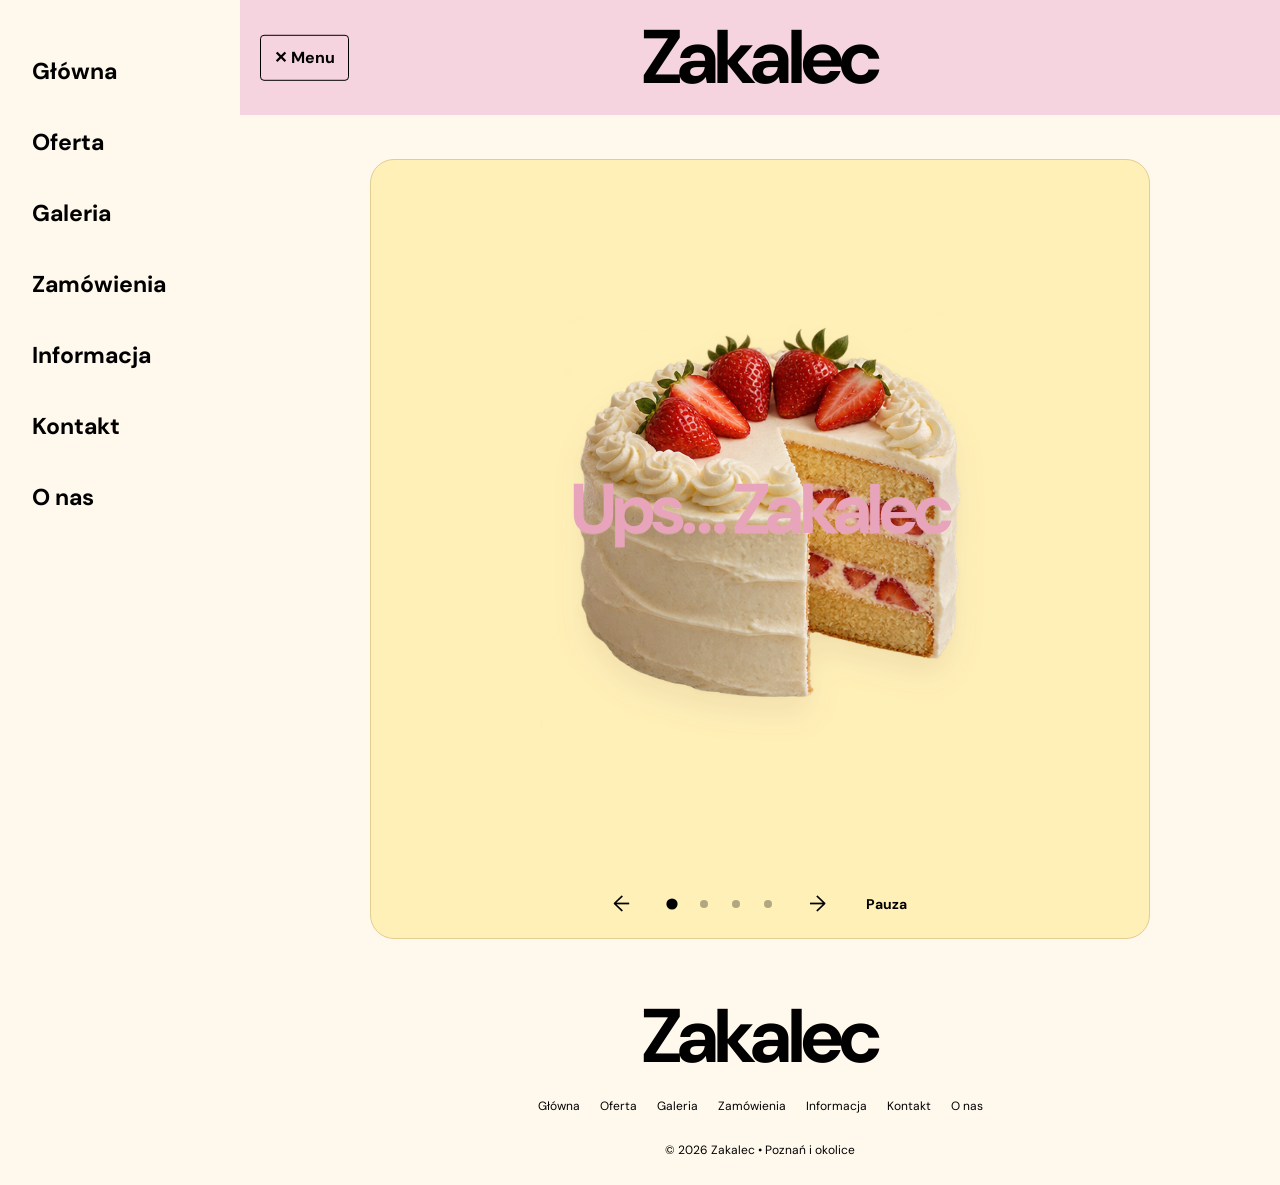
<file: index.html>
<!doctype html>
<html lang="pl"><head><meta charset="utf-8"><meta name="viewport" content="width=device-width,initial-scale=1"><meta name="theme-color" content="#fff8ec"><meta name="description" content="Zakalec — pracownia słodkości Oliwii. Torty na zamówienie, ciasta, babeczki, cake popsy, słodkie bułeczki i słodkie stoły w Poznaniu i okolicach."><title>Zakalec — Pracownia Słodkości</title>
<link rel="preconnect" href="https://fonts.googleapis.com"><link rel="preconnect" href="https://fonts.gstatic.com" crossorigin><link href="https://fonts.googleapis.com/css2?family=DM+Sans:wght@400;500;600;700&family=Great+Vibes&family=Playfair+Display:ital,wght@0,400;0,500;0,600;1,400&display=swap" rel="stylesheet">
<link rel="stylesheet" href="assets/site.css?v=20261103-menu-left"></head><body class="minimal-home"><header class="site-header"><a href="#home" class="site-name script" aria-label="Zakalec — strona główna">Zakalec</a><button class="nav-toggle" id="menu-toggle" type="button" aria-controls="side-menu" aria-expanded="false" aria-label="Otwórz menu">☰ Menu</button></header>
<aside class="sidebar"><nav class="navlinks" id="side-menu" aria-label="Menu główne"><a href="#home">Główna</a><a href="oferta.html">Oferta</a><a href="galeria.html">Galeria</a><a href="informacje.html#zamowienie">Zamówienia</a><a href="informacje.html#informacja">Informacja</a><a href="informacje.html#kontakt">Kontakt</a><a href="informacje.html#o-mnie">O nas</a></nav></aside>
<main><section id="home" class="home-show" aria-roledescription="karuzela" aria-label="Słodkie historie Zakalca" tabindex="0"><article class="home-scene scene-1" data-caption="Coś na dobry dzień." aria-label="1 z 4: Tort pojawia się z góry."><div class="photo-stage" aria-hidden="true"><div class="rotating-food rotating-cake"></div></div></article><article class="home-scene scene-2" data-caption="Małe, słodkie przyjemności." aria-label="2 z 4: Cake popsy z patyczkami do góry; jeden nadgryziony." hidden><div class="photo-stage" aria-hidden="true"><div class="rotating-food rotating-pops"></div></div></article><article class="home-scene scene-3" data-caption="Ups… Zakalec." aria-label="3 z 4: Tartaletka pojawia się z góry." hidden><div class="photo-stage" aria-hidden="true"><div class="rotating-food rotating-tart"></div></div></article><article class="home-scene scene-4" data-caption="Jeszcze chwila słodyczy." aria-label="4 z 4: Bułeczka cynamonowa pojawia się z góry." hidden><div class="photo-stage" aria-hidden="true"><div class="rotating-food rotating-bun"></div></div></article><h1 class="home-caption">Ups… Zakalec</h1><div class="show-controls"><button type="button" id="previous-scene" aria-label="Poprzednia scena">←</button><div class="scene-dots" role="group" aria-label="Wybierz scenę"><button type="button" data-scene="0" aria-label="Scena 1" aria-pressed="true"><span></span></button><button type="button" data-scene="1" aria-label="Scena 2" aria-pressed="false"><span></span></button><button type="button" data-scene="2" aria-label="Scena 3" aria-pressed="false"><span></span></button><button type="button" data-scene="3" aria-label="Scena 4" aria-pressed="false"><span></span></button></div><button type="button" id="next-scene" aria-label="Następna scena">→</button><button type="button" id="pause-show" aria-pressed="false" aria-label="Wstrzymaj animację">Pauza</button></div><p class="scene-announcement" aria-live="polite" aria-atomic="true"></p></section></main><footer><div class="footer-brand">Zakalec</div><p>PRACOWNIA SŁODKOŚCI</p><div class="footer-nav"><a href="#home">Główna</a><a href="oferta.html">Oferta</a><a href="galeria.html">Galeria</a><a href="informacje.html#zamowienie">Zamówienia</a><a href="informacje.html#informacja">Informacja</a><a href="informacje.html#kontakt">Kontakt</a><a href="informacje.html#o-mnie">O nas</a></div><p>© <span id="year"></span> Zakalec • Poznań i okolice</p></footer>
<script src="assets/navigation.js?v=20261103-menu-left"></script><script src="assets/home.js?v=20261103-menu-left"></script></body></html>
</file>
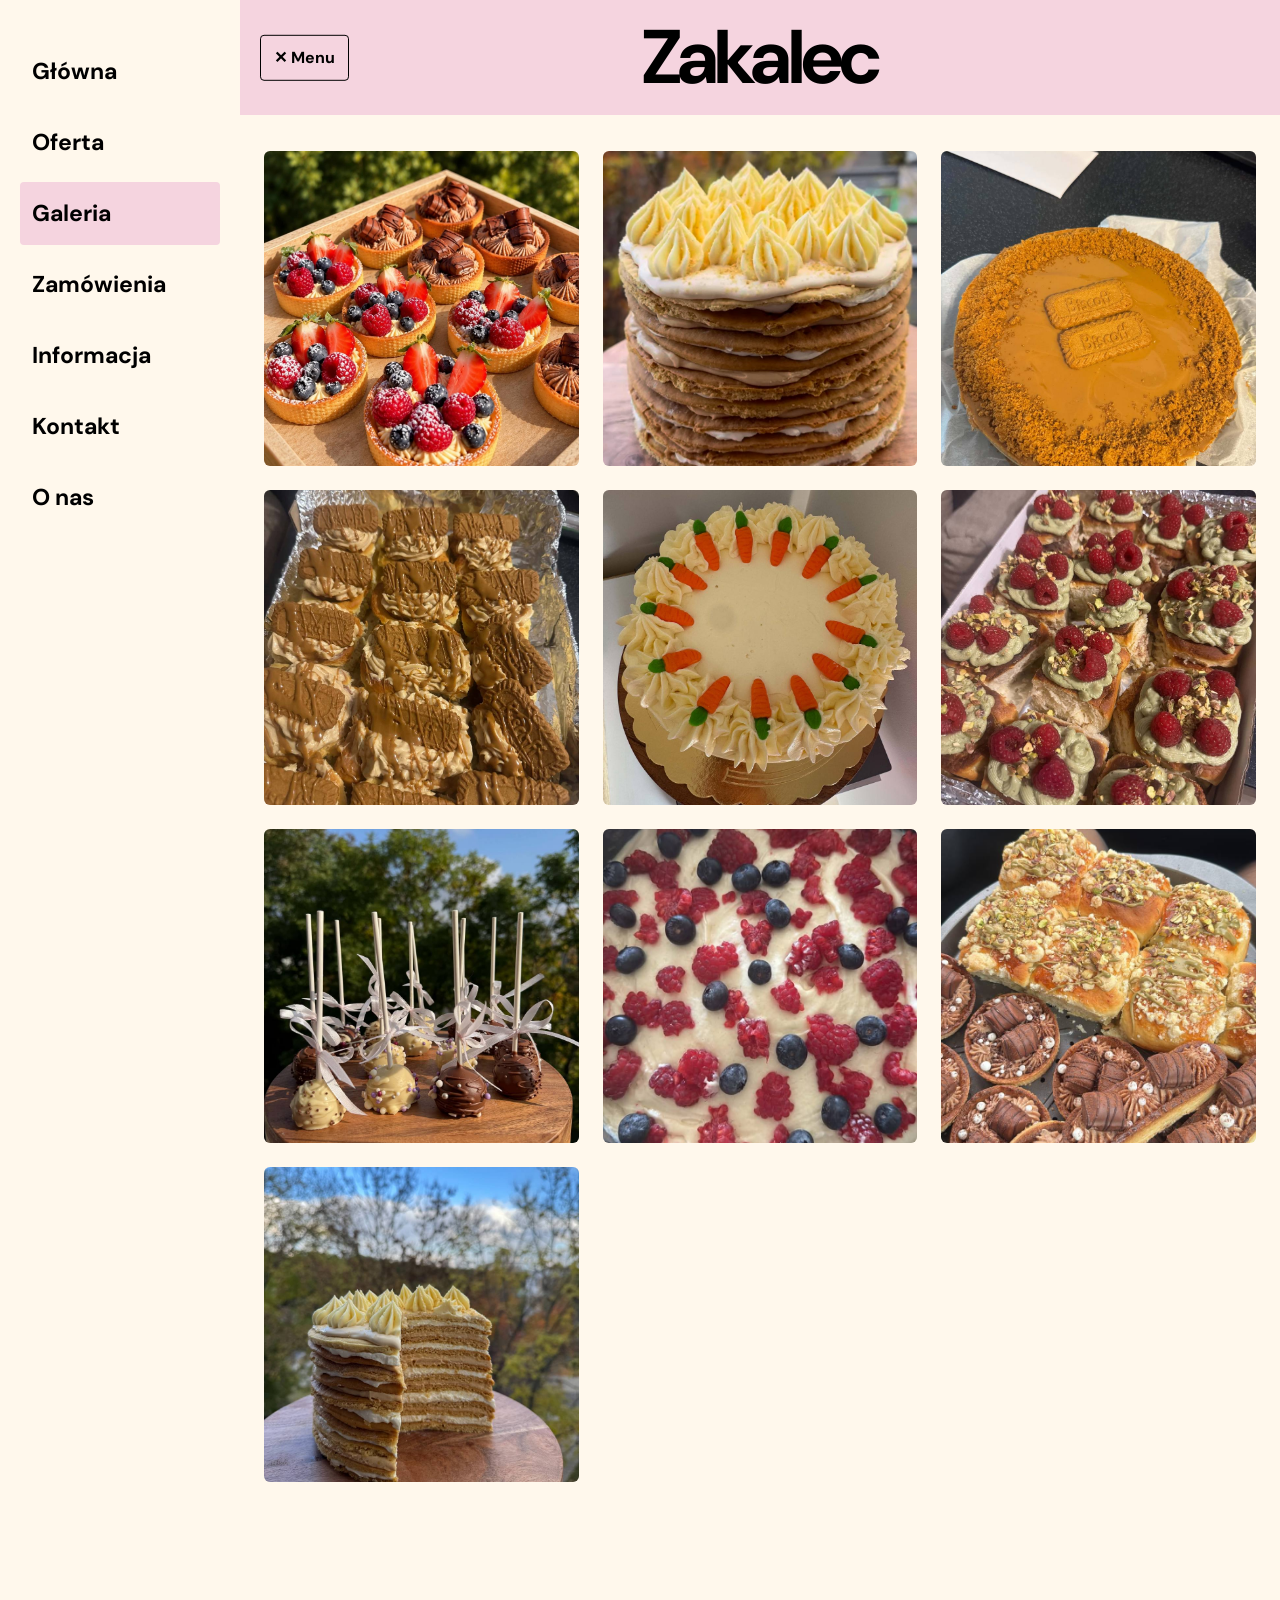
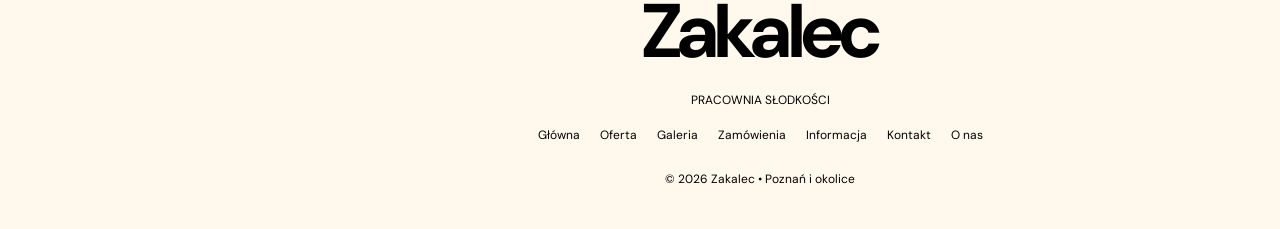
<file: galeria.html>
<!doctype html>
<html lang="pl"><head><meta charset="utf-8"><meta name="viewport" content="width=device-width,initial-scale=1"><meta name="theme-color" content="#fff8ec"><meta name="description" content="Zakalec — pracownia słodkości Oliwii. Torty na zamówienie, ciasta, babeczki, cake popsy, słodkie bułeczki i słodkie stoły w Poznaniu i okolicach."><title>Galeria — Zakalec</title>
<link rel="preconnect" href="https://fonts.googleapis.com"><link rel="preconnect" href="https://fonts.gstatic.com" crossorigin><link href="https://fonts.googleapis.com/css2?family=DM+Sans:wght@400;500;600;700&family=Great+Vibes&family=Playfair+Display:ital,wght@0,400;0,500;0,600;1,400&display=swap" rel="stylesheet">
<link rel="stylesheet" href="assets/site.css?v=20261103-menu-left"></head><body><header class="site-header"><a href="index.html#home" class="site-name script" aria-label="Zakalec — strona główna">Zakalec</a><button class="nav-toggle" id="menu-toggle" type="button" aria-controls="side-menu" aria-expanded="false" aria-label="Otwórz menu">☰ Menu</button></header>
<aside class="sidebar"><nav class="navlinks" id="side-menu" aria-label="Menu główne"><a href="index.html#home">Główna</a><a href="oferta.html">Oferta</a><a href="galeria.html" aria-current="page">Galeria</a><a href="informacje.html#zamowienie">Zamówienia</a><a href="informacje.html#informacja">Informacja</a><a href="informacje.html#kontakt">Kontakt</a><a href="informacje.html#o-mnie">O nas</a></nav></aside>
<main class="gallery-page"><h1 class="visually-hidden">Galeria</h1><div class="wrap photo-gallery"><img src="photo_2026-11-02_19-04-04.jpg" alt="Wypieki pracowni Zakalec — zdjęcie 1" decoding="async"><img src="photo_2026-11-02_19-04-05.jpg" alt="Wypieki pracowni Zakalec — zdjęcie 2" decoding="async"><img src="photo_2026-11-02_19-14-52.jpg" alt="Wypieki pracowni Zakalec — zdjęcie 3" decoding="async"><img src="photo_2026-11-02_19-14-53.jpg" alt="Wypieki pracowni Zakalec — zdjęcie 4" loading="lazy" decoding="async"><img src="photo_2026-11-02_19-14-54%20%282%29.jpg" alt="Wypieki pracowni Zakalec — zdjęcie 5" loading="lazy" decoding="async"><img src="photo_2026-11-02_19-14-54.jpg" alt="Wypieki pracowni Zakalec — zdjęcie 6" loading="lazy" decoding="async"><img src="photo_2026-11-02_19-14-55.jpg" alt="Wypieki pracowni Zakalec — zdjęcie 7" loading="lazy" decoding="async"><img src="photo_2026-11-02_19-14-56%20%282%29.jpg" alt="Wypieki pracowni Zakalec — zdjęcie 8" loading="lazy" decoding="async"><img src="photo_2026-11-02_19-14-56.jpg" alt="Wypieki pracowni Zakalec — zdjęcie 9" loading="lazy" decoding="async"><img src="photo_2026-11-02_19-14-57.jpg" alt="Wypieki pracowni Zakalec — zdjęcie 10" loading="lazy" decoding="async"></div></main><footer><div class="footer-brand">Zakalec</div><p>PRACOWNIA SŁODKOŚCI</p><div class="footer-nav"><a href="index.html#home">Główna</a><a href="oferta.html">Oferta</a><a href="galeria.html" aria-current="page">Galeria</a><a href="informacje.html#zamowienie">Zamówienia</a><a href="informacje.html#informacja">Informacja</a><a href="informacje.html#kontakt">Kontakt</a><a href="informacje.html#o-mnie">O nas</a></div><p>© <span id="year"></span> Zakalec • Poznań i okolice</p></footer>
<script src="assets/navigation.js?v=20261103-menu-left"></script></body></html>
</file>
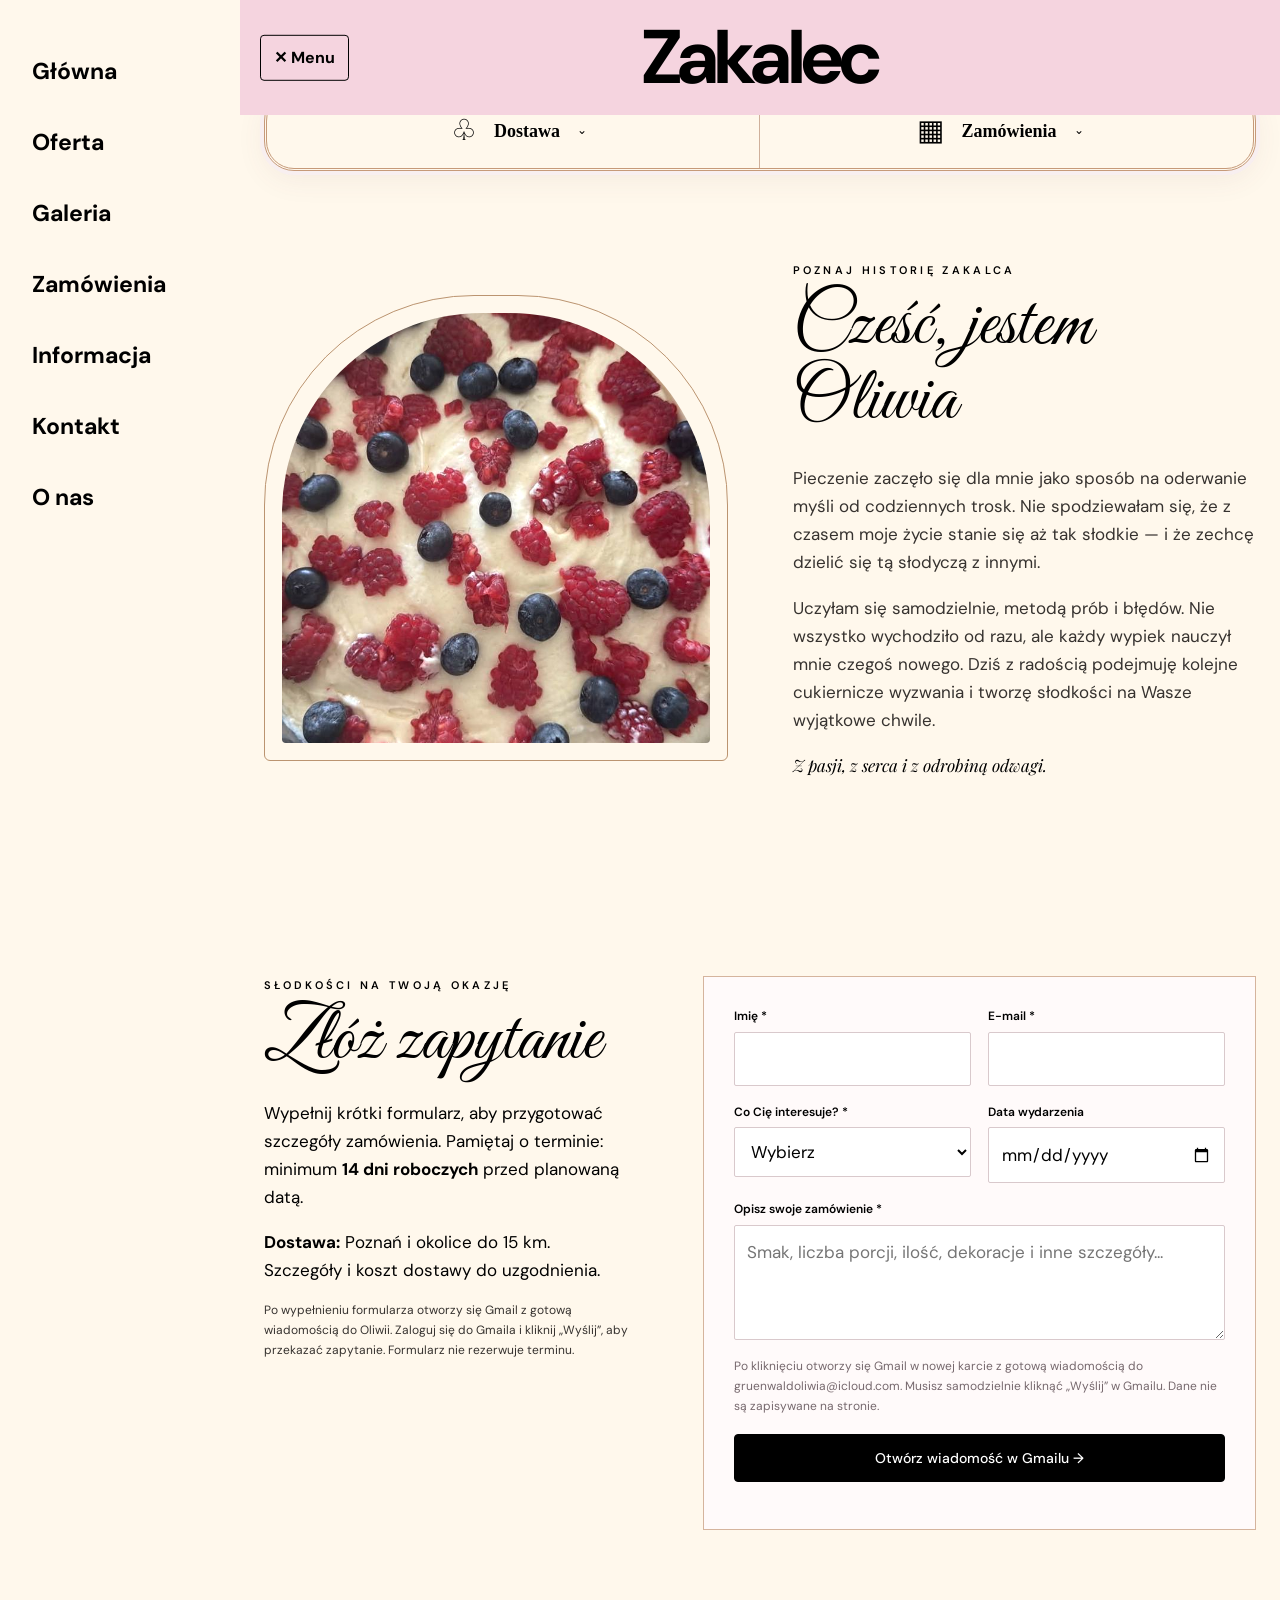
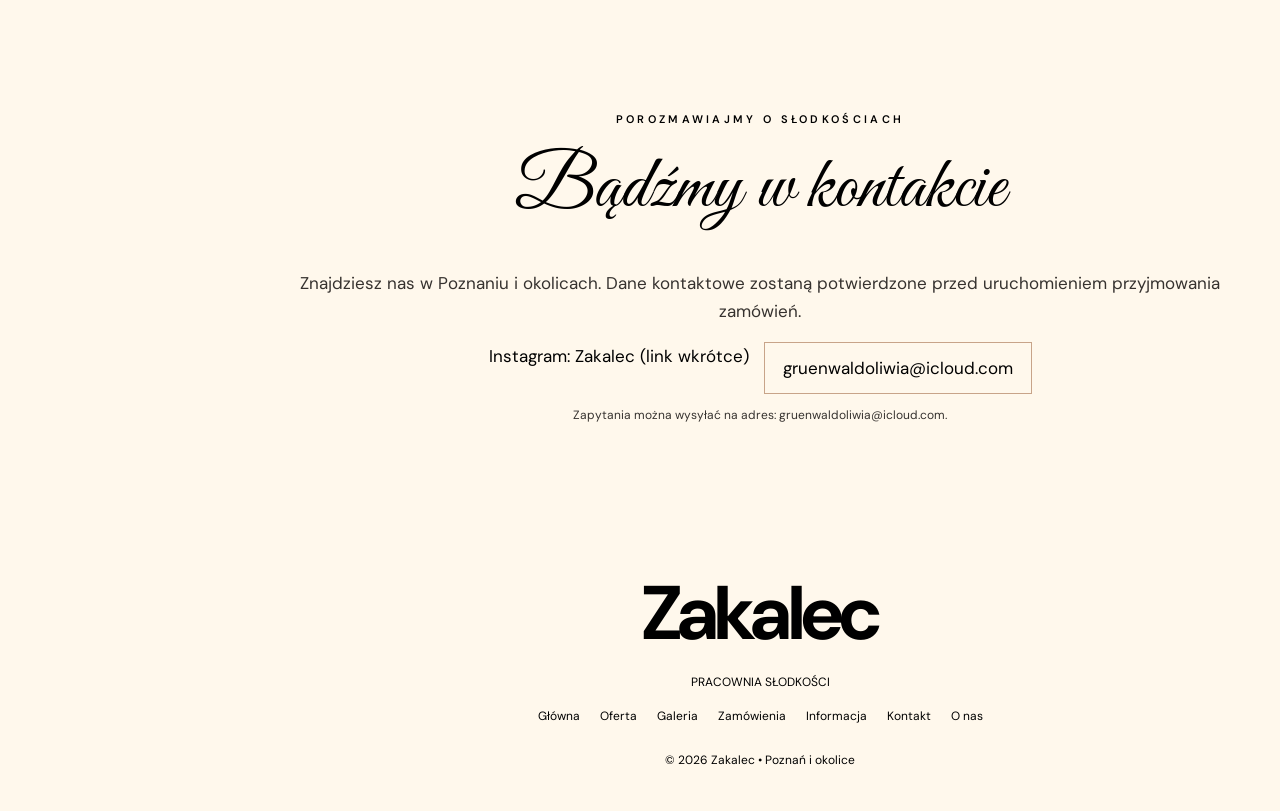
<file: informacje.html>
<!doctype html>
<html lang="pl"><head><meta charset="utf-8"><meta name="viewport" content="width=device-width,initial-scale=1"><meta name="theme-color" content="#fff8ec"><meta name="description" content="Zakalec — pracownia słodkości Oliwii. Torty na zamówienie, ciasta, babeczki, cake popsy, słodkie bułeczki i słodkie stoły w Poznaniu i okolicach."><title>Zakalec — Pracownia Słodkości</title>
<link rel="preconnect" href="https://fonts.googleapis.com"><link rel="preconnect" href="https://fonts.gstatic.com" crossorigin><link href="https://fonts.googleapis.com/css2?family=DM+Sans:wght@400;500;600;700&family=Great+Vibes&family=Playfair+Display:ital,wght@0,400;0,500;0,600;1,400&display=swap" rel="stylesheet">
<link rel="stylesheet" href="assets/site.css?v=20261103-menu-left"></head><body>
<header class="site-header"><a href="index.html#home" class="site-name script" aria-label="Zakalec — strona główna">Zakalec</a><button class="nav-toggle" id="menu-toggle" type="button" aria-controls="side-menu" aria-expanded="false" aria-label="Otwórz menu">☰ Menu</button></header>
<aside class="sidebar"><nav class="navlinks" id="side-menu" aria-label="Menu główne"><a href="index.html#home">Główna</a><a href="oferta.html">Oferta</a><a href="galeria.html">Galeria</a><a href="#zamowienie">Zamówienia</a><a href="#informacja">Informacja</a><a href="#kontakt">Kontakt</a><a href="#o-mnie">O nas</a></nav></aside>
<main><div class="info" id="informacja" role="region" aria-label="Informacja"><div class="wrap info-inner"><details class="info-item"><summary><span class="info-icon">♧</span><strong>Dostawa</strong><span class="info-chevron" aria-hidden="true">⌄</span></summary><div class="info-detail">Poznań i okolice — do 15 km od Poznania. Szczegóły i koszt dostawy ustalamy indywidualnie.</div></details><details class="info-item"><summary><span class="info-icon">▦</span><strong>Zamówienia</strong><span class="info-chevron" aria-hidden="true">⌄</span></summary><div class="info-detail">Wypełnij <a href="#zamowienie">formularz zamówienia</a>. Zamów minimum 14 dni roboczych przed wydarzeniem.</div></details></div></div>
<section class="section about" id="o-mnie"><div class="wrap about-grid"><div class="about-photo"><img src="photo_2026-11-02_19-14-56%20(2).jpg" alt="Tartaletki wykonane w pracowni Zakalec" loading="lazy"></div><div><div class="eyebrow">Poznaj historię Zakalca</div><h2 class="script">Cześć, jestem Oliwia</h2><p>Pieczenie zaczęło się dla mnie jako sposób na oderwanie myśli od codziennych trosk. Nie spodziewałam się, że z czasem moje życie stanie się aż tak słodkie — i że zechcę dzielić się tą słodyczą z innymi.</p><p>Uczyłam się samodzielnie, metodą prób i błędów. Nie wszystko wychodziło od razu, ale każdy wypiek nauczył mnie czegoś nowego. Dziś z radością podejmuję kolejne cukiernicze wyzwania i tworzę słodkości na Wasze wyjątkowe chwile.</p><p class="serif" style="font-style:italic;color:var(--wine)">Z pasji, z serca i z odrobiną odwagi.</p></div></div></section>

<section class="section order" id="zamowienie"><div class="wrap order-layout"><div><div class="eyebrow">Słodkości na Twoją okazję</div><h2 class="script">Złóż zapytanie</h2><p>Wypełnij krótki formularz, aby przygotować szczegóły zamówienia. Pamiętaj o terminie: minimum <strong>14 dni roboczych</strong> przed planowaną datą.</p><p><strong>Dostawa:</strong> Poznań i okolice do 15 km. Szczegóły i koszt dostawy do uzgodnienia.</p><p class="small-note">Po wypełnieniu formularza otworzy się Gmail z gotową wiadomością do Oliwii. Zaloguj się do Gmaila i kliknij „Wyślij”, aby przekazać zapytanie. Formularz nie rezerwuje terminu.</p></div><div><form id="order-form"><div class="field"><label for="name">Imię *</label><input id="name" name="name" required maxlength="100" autocomplete="name"></div><div class="field"><label for="email">E-mail *</label><input id="email" name="email" type="email" required maxlength="200" autocomplete="email"></div><div class="field"><label for="type">Co Cię interesuje? *</label><select id="type" name="type" required><option value="">Wybierz</option><option>Tort na zamówienie</option><option>Ciasto</option><option>Babeczki</option><option>Cake popsy</option><option>Słodkie bułeczki</option><option>Słodki stół</option></select></div><div class="field"><label for="date">Data wydarzenia</label><input id="date" name="date" type="date"></div><div class="field full"><label for="details">Opisz swoje zamówienie *</label><textarea id="details" name="details" maxlength="1500" required placeholder="Smak, liczba porcji, ilość, dekoracje i inne szczegóły..."></textarea></div><p class="notice">Po kliknięciu otworzy się Gmail w nowej karcie z gotową wiadomością do gruenwaldoliwia@icloud.com. Musisz samodzielnie kliknąć „Wyślij” w Gmailu. Dane nie są zapisywane na stronie.</p><button class="btn" type="submit">Otwórz wiadomość w Gmailu →</button><p id="status" class="full" role="status" aria-live="polite"></p></form><div class="preview" id="preview"><strong>Treść zapytania (kopia zapasowa):</strong><p id="summary"></p><a class="btn" id="gmail-link" href="https://mail.google.com/mail/" target="_blank" rel="noopener noreferrer" hidden>Otwórz Gmail →</a> <button type="button" class="btn secondary" id="copy">Kopiuj treść</button></div></div></div></section>
<section class="section contact" id="kontakt"><div class="wrap"><div class="eyebrow">Porozmawiajmy o słodkościach</div><h2 class="script">Bądźmy w kontakcie</h2><p>Znajdziesz nas w Poznaniu i okolicach. Dane kontaktowe zostaną potwierdzone przed uruchomieniem przyjmowania zamówień.</p><div class="contact-links"><span>Instagram: Zakalec (link wkrótce)</span><a href="mailto:gruenwaldoliwia@icloud.com">gruenwaldoliwia@icloud.com</a></div><p class="small-note">Zapytania można wysyłać na adres: <a href="mailto:gruenwaldoliwia@icloud.com">gruenwaldoliwia@icloud.com</a>.</p></div></section></main>
<footer><div class="footer-brand">Zakalec</div><p>PRACOWNIA SŁODKOŚCI</p><div class="footer-nav"><a href="index.html#home">Główna</a><a href="oferta.html">Oferta</a><a href="galeria.html">Galeria</a><a href="#zamowienie">Zamówienia</a><a href="#informacja">Informacja</a><a href="#kontakt">Kontakt</a><a href="#o-mnie">O nas</a></div><p>© <span id="year"></span> Zakalec • Poznań i okolice</p></footer>
<script src="assets/navigation.js?v=20261103-menu-left"></script><script>
const form=document.getElementById('order-form');let summary='';form.addEventListener('submit',e=>{e.preventDefault();if(!form.reportValidity())return;const data=new FormData(form);summary='Zapytanie do Zakalec\nImię: '+data.get('name')+'\nE-mail: '+data.get('email')+'\nProdukt: '+data.get('type')+'\nData wydarzenia: '+(data.get('date')||'do ustalenia')+'\nSzczegóły: '+data.get('details');document.getElementById('summary').textContent=summary;document.getElementById('preview').classList.add('show');document.getElementById('status').textContent='Otwieramy Gmail w nowej karcie. Kliknij „Wyślij” w Gmailu. Jeśli karta się nie otworzy, skopiuj treść poniżej.';const gmailUrl='https://mail.google.com/mail/?view=cm&fs=1&to='+encodeURIComponent('gruenwaldoliwia@icloud.com')+'&su='+encodeURIComponent('Zakalec — zapytanie: '+data.get('type'))+'&body='+encodeURIComponent(summary);const opened=window.open(gmailUrl,'_blank','noopener,noreferrer');if(!opened){document.getElementById('status').textContent='Przeglądarka mogła zablokować nowe okno. Skorzystaj z przycisku „Otwórz Gmail” poniżej.';}document.getElementById('gmail-link').href=gmailUrl;document.getElementById('gmail-link').hidden=false;document.getElementById('preview').scrollIntoView({behavior:'smooth',block:'center'})});document.getElementById('copy').addEventListener('click',async()=>{try{await navigator.clipboard.writeText(summary);document.getElementById('status').textContent='Skopiowano podsumowanie.'}catch(e){document.getElementById('status').textContent='Zaznacz i skopiuj tekst podsumowania ręcznie.'}});
</script></body></html>
</file>
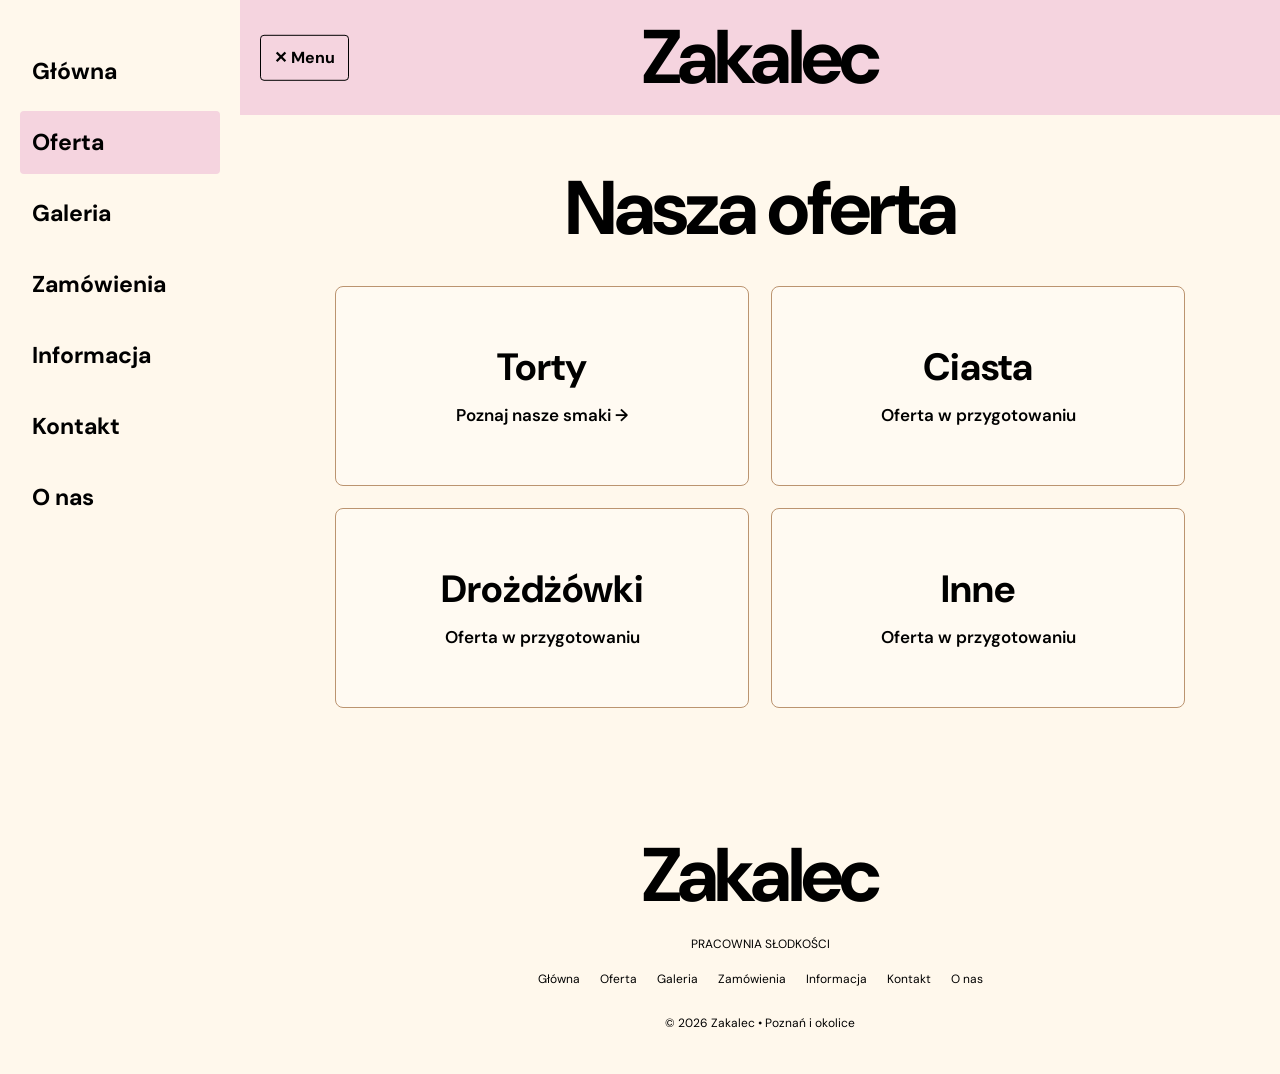
<file: oferta.html>
<!doctype html>
<html lang="pl"><head><meta charset="utf-8"><meta name="viewport" content="width=device-width,initial-scale=1"><meta name="theme-color" content="#fff8ec"><meta name="description" content="Zakalec — pracownia słodkości Oliwii. Torty na zamówienie, ciasta, babeczki, cake popsy, słodkie bułeczki i słodkie stoły w Poznaniu i okolicach."><title>Nasza oferta — Zakalec</title>
<link rel="preconnect" href="https://fonts.googleapis.com"><link rel="preconnect" href="https://fonts.gstatic.com" crossorigin><link href="https://fonts.googleapis.com/css2?family=DM+Sans:wght@400;500;600;700&family=Great+Vibes&family=Playfair+Display:ital,wght@0,400;0,500;0,600;1,400&display=swap" rel="stylesheet">
<link rel="stylesheet" href="assets/site.css?v=20261103-menu-left"></head><body><header class="site-header"><a href="index.html#home" class="site-name script" aria-label="Zakalec — strona główna">Zakalec</a><button class="nav-toggle" id="menu-toggle" type="button" aria-controls="side-menu" aria-expanded="false" aria-label="Otwórz menu">☰ Menu</button></header>
<aside class="sidebar"><nav class="navlinks" id="side-menu" aria-label="Menu główne"><a href="index.html#home">Główna</a><a href="oferta.html" aria-current="page">Oferta</a><a href="galeria.html">Galeria</a><a href="informacje.html#zamowienie">Zamówienia</a><a href="informacje.html#informacja">Informacja</a><a href="informacje.html#kontakt">Kontakt</a><a href="informacje.html#o-mnie">O nas</a></nav></aside>
<main><section class="catalogue"><div class="wrap"><div class="heading"><h1 class="script">Nasza oferta</h1></div><div class="category-grid"><a class="category-card" href="torty.html"><strong>Torty</strong><span>Poznaj nasze smaki →</span></a><div class="category-card pending"><strong>Ciasta</strong><span>Oferta w przygotowaniu</span></div><div class="category-card pending"><strong>Drożdżówki</strong><span>Oferta w przygotowaniu</span></div><div class="category-card pending"><strong>Inne</strong><span>Oferta w przygotowaniu</span></div></div></div></section></main><footer><div class="footer-brand">Zakalec</div><p>PRACOWNIA SŁODKOŚCI</p><div class="footer-nav"><a href="index.html#home">Główna</a><a href="oferta.html">Oferta</a><a href="galeria.html">Galeria</a><a href="informacje.html#zamowienie">Zamówienia</a><a href="informacje.html#informacja">Informacja</a><a href="informacje.html#kontakt">Kontakt</a><a href="informacje.html#o-mnie">O nas</a></div><p>© <span id="year"></span> Zakalec • Poznań i okolice</p></footer>
<script src="assets/navigation.js?v=20261103-menu-left"></script></body></html>
</file>
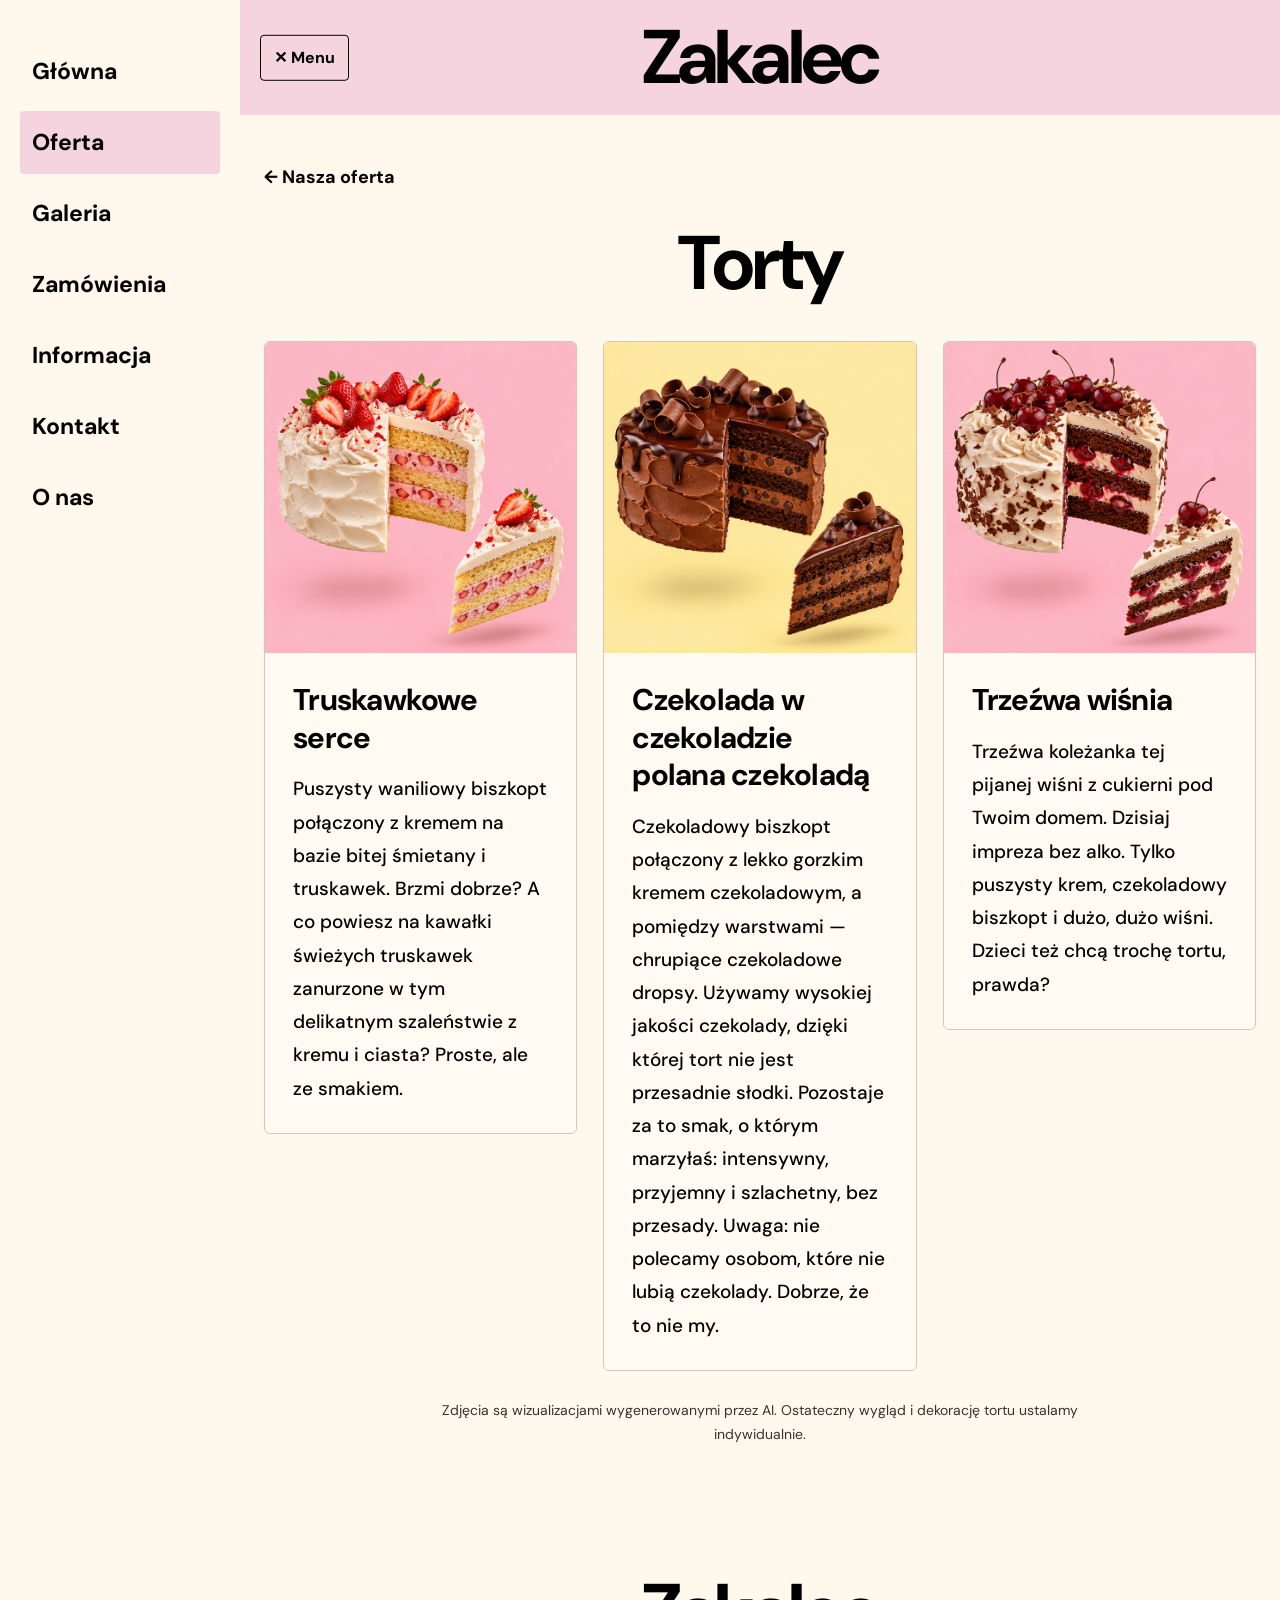
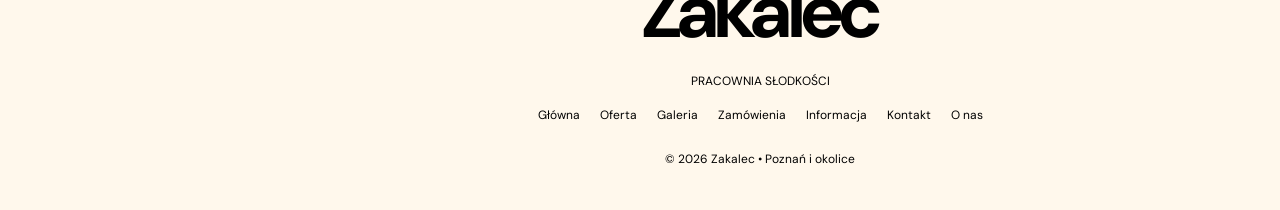
<file: torty.html>
<!doctype html>
<html lang="pl"><head><meta charset="utf-8"><meta name="viewport" content="width=device-width,initial-scale=1"><meta name="theme-color" content="#fff8ec"><meta name="description" content="Zakalec — pracownia słodkości Oliwii. Torty na zamówienie, ciasta, babeczki, cake popsy, słodkie bułeczki i słodkie stoły w Poznaniu i okolicach."><title>Torty — Zakalec</title>
<link rel="preconnect" href="https://fonts.googleapis.com"><link rel="preconnect" href="https://fonts.gstatic.com" crossorigin><link href="https://fonts.googleapis.com/css2?family=DM+Sans:wght@400;500;600;700&family=Great+Vibes&family=Playfair+Display:ital,wght@0,400;0,500;0,600;1,400&display=swap" rel="stylesheet">
<link rel="stylesheet" href="assets/site.css?v=20261103-menu-left"></head><body><header class="site-header"><a href="index.html#home" class="site-name script" aria-label="Zakalec — strona główna">Zakalec</a><button class="nav-toggle" id="menu-toggle" type="button" aria-controls="side-menu" aria-expanded="false" aria-label="Otwórz menu">☰ Menu</button></header>
<aside class="sidebar"><nav class="navlinks" id="side-menu" aria-label="Menu główne"><a href="index.html#home">Główna</a><a href="oferta.html" aria-current="page">Oferta</a><a href="galeria.html">Galeria</a><a href="informacje.html#zamowienie">Zamówienia</a><a href="informacje.html#informacja">Informacja</a><a href="informacje.html#kontakt">Kontakt</a><a href="informacje.html#o-mnie">O nas</a></nav></aside>
<main><section class="catalogue"><div class="wrap"><a class="breadcrumb" href="oferta.html">← Nasza oferta</a><div class="heading"><h1 class="script">Torty</h1></div><div class="cake-grid"><article class="cake-card"><div class="cake-photo strawberry" role="img" aria-label="Tort z waniliowym biszkoptem, kremem i świeżymi truskawkami — wizualizacja AI"></div><div class="cake-text"><h2>Truskawkowe serce</h2><p>Puszysty waniliowy biszkopt połączony z kremem na bazie bitej śmietany i truskawek. Brzmi dobrze? A co powiesz na kawałki świeżych truskawek zanurzone w tym delikatnym szaleństwie z kremu i ciasta? Proste, ale ze smakiem.</p></div></article><article class="cake-card"><div class="cake-photo chocolate" role="img" aria-label="Tort czekoladowy z kremem, dropsami i polewą czekoladową — wizualizacja AI"></div><div class="cake-text"><h2>Czekolada w czekoladzie polana czekoladą</h2><p>Czekoladowy biszkopt połączony z lekko gorzkim kremem czekoladowym, a pomiędzy warstwami — chrupiące czekoladowe dropsy. Używamy wysokiej jakości czekolady, dzięki której tort nie jest przesadnie słodki. Pozostaje za to smak, o którym marzyłaś: intensywny, przyjemny i szlachetny, bez przesady. Uwaga: nie polecamy osobom, które nie lubią czekolady. Dobrze, że to nie my.</p></div></article><article class="cake-card"><div class="cake-photo cherry" role="img" aria-label="Tort z czekoladowym biszkoptem, jasnym kremem i wiśniami — wizualizacja AI"></div><div class="cake-text"><h2>Trzeźwa wiśnia</h2><p>Trzeźwa koleżanka tej pijanej wiśni z cukierni pod Twoim domem. Dzisiaj impreza bez alko. Tylko puszysty krem, czekoladowy biszkopt i dużo, dużo wiśni. Dzieci też chcą trochę tortu, prawda?</p></div></article></div><p class="image-note">Zdjęcia są wizualizacjami wygenerowanymi przez AI. Ostateczny wygląd i dekorację tortu ustalamy indywidualnie.</p></div></section></main><footer><div class="footer-brand">Zakalec</div><p>PRACOWNIA SŁODKOŚCI</p><div class="footer-nav"><a href="index.html#home">Główna</a><a href="oferta.html">Oferta</a><a href="galeria.html">Galeria</a><a href="informacje.html#zamowienie">Zamówienia</a><a href="informacje.html#informacja">Informacja</a><a href="informacje.html#kontakt">Kontakt</a><a href="informacje.html#o-mnie">O nas</a></div><p>© <span id="year"></span> Zakalec • Poznań i okolice</p></footer>
<script src="assets/navigation.js?v=20261103-menu-left"></script></body></html>
</file>
<file: assets/site.css>
:root{--rose:#985869;--wine:#61333e;--gold:#bb9470;--pink:#f7e8eb;--blue:#dce8ee;--cream:#fffafa;--ink:#392b31;--muted:#76686d}*{box-sizing:border-box}html{scroll-behavior:smooth}body{margin:0;color:var(--ink);background:#fcf5f6;font:15px/1.65 "DM Sans",Arial,sans-serif}a{color:inherit;text-decoration:none}button,input,textarea,select{font:inherit}button{cursor:pointer}img{max-width:100%;display:block}.wrap{width:min(1250px,calc(100% - 48px));margin:auto}.script{font-family:"Great Vibes","Brush Script MT",cursive;font-weight:400}.serif{font-family:"Playfair Display",Georgia,serif}.eyebrow{text-transform:uppercase;letter-spacing:.3em;font-size:11px;font-weight:600;color:var(--wine)}.ornament{color:var(--gold);font-family:Georgia,serif;font-size:25px;letter-spacing:.25em}.nav-shell{position:relative;z-index:10;background:#f8edf0e8;border-bottom:1px solid #cba88e;backdrop-filter:blur(12px)}.nav{display:flex;align-items:center;justify-content:space-between;gap:20px;min-height:92px}.brand{text-align:center;min-width:210px;line-height:1}.brand-name{font-size:64px;color:var(--rose)}.brand-sub{display:block;font-family:Georgia,serif;font-size:10px;letter-spacing:.24em;margin-top:-5px}.navlinks{display:flex;gap:25px;align-items:center}.navlinks a{font:500 13px "DM Sans",sans-serif}.navlinks a:hover{color:var(--rose)}.nav-toggle{display:none;background:none;border:1px solid #cdaeb6;padding:9px 13px;color:var(--wine)}.hero{position:relative;overflow:hidden;background:linear-gradient(102deg,#f6e4e8 0%,#f9edf0 44%,#e0eaf0 75%,#cddce6 100%)}.hero:before,.hero:after{content:"";position:absolute;pointer-events:none;inset:20px auto 20px 20px;width:20%;border-left:6px double #ffffffa8;border-top:6px double #ffffff8c;border-bottom:6px double #ffffff8c;border-radius:140px 0 0 140px;opacity:.55}.hero:after{inset:20px 20px 20px auto;transform:scaleX(-1)}.hero-inner{position:relative;z-index:1;display:grid;grid-template-columns:1fr 1.12fr;align-items:center;gap:42px;min-height:570px}.hero-copy{text-align:center;padding:40px 0}.hero h1{font-size:clamp(92px,12vw,165px);line-height:.95;color:var(--rose);margin:20px 0 5px}.hero p{font:italic 20px/1.65 "Playfair Display",serif;max-width:500px;margin:14px auto 20px}.hero-image{height:510px;position:relative;display:flex;align-items:center;justify-content:center}.hero-image:before{content:"";position:absolute;width:86%;height:83%;border:2px solid #d7b395;border-radius:48% 48% 7% 7%;transform:translate(18px,13px)}.hero-image img{position:relative;width:89%;height:90%;object-fit:cover;border-radius:48% 48% 7% 7%;box-shadow:0 18px 35px #765d6840}.btn{border:1px solid var(--rose);background:var(--rose);color:white;display:inline-flex;justify-content:center;align-items:center;gap:14px;padding:14px 29px;border-radius:4px;font:500 14px "DM Sans",sans-serif;transition:.2s}.btn:hover{background:var(--wine)}.btn.secondary{background:transparent;color:var(--wine);border-color:var(--gold)}.info{position:relative;z-index:2;margin-top:-24px}.info-inner{background:#fbeff1f2;border:1px solid var(--gold);border-radius:30px;display:grid;grid-template-columns:repeat(3,1fr);padding:20px 16px;box-shadow:0 8px 30px #71465313}.info-item{display:flex;justify-content:center;align-items:center;gap:14px;padding:5px 20px;border-right:1px solid #cfb09b}.info-item:last-child{border:0}.info-icon{font-size:29px;color:var(--rose);font-family:Georgia,serif}.info-item strong{display:block;font:600 17px Georgia,serif}.info-item span:last-child{font-size:12px}.section{padding:90px 0;scroll-margin-top:100px}.heading{text-align:center;margin-bottom:45px}.heading h2{font-size:clamp(60px,7vw,90px);line-height:1.2;color:var(--rose);margin:0}.heading p{max-width:650px;margin:5px auto;color:var(--muted)}.offer-grid{display:grid;grid-template-columns:repeat(3,1fr);gap:25px}.offer-card{background:#fff8f8;border:1px solid #c7a280;border-radius:95px 95px 9px 9px;overflow:hidden;box-shadow:0 10px 24px #7146530b}.offer-card img{width:100%;height:255px;object-fit:cover}.offer-card-body{text-align:center;padding:22px 20px 26px}.offer-card h3{font:500 25px/1.2 "Playfair Display",serif;margin:0 0 7px}.price{font:italic 19px Georgia,serif;color:var(--rose);margin:0 0 10px}.offer-card p.desc{font-size:13px;color:var(--muted);margin:0 0 16px;min-height:43px}.text-link{color:var(--wine);font-size:12px;letter-spacing:.1em;text-transform:uppercase;border-bottom:1px solid var(--gold);padding-bottom:5px}.fillings{margin-top:35px;border:1px solid #d4b5a1;padding:28px 30px;background:#f9eef1;text-align:center}.fillings h3{font:500 25px "Playfair Display",serif;margin:0 0 14px}.filling-tags{display:flex;gap:10px;flex-wrap:wrap;justify-content:center}.filling-tags span{padding:8px 13px;border:1px solid #dec6c6;background:white;border-radius:30px;font-size:12px}.about{background:linear-gradient(110deg,#e0eaf0,#f9edf0)}.about-grid{display:grid;grid-template-columns:1fr 1fr;gap:65px;align-items:center}.about-photo{position:relative;padding:17px;border:1px solid var(--gold);border-radius:210px 210px 6px 6px}.about-photo img{height:430px;width:100%;object-fit:cover;border-radius:200px 200px 4px 4px}.about h2{font-size:75px;line-height:1;color:var(--rose);margin:10px 0 25px}.about p{color:#5d5056}.gallery-grid{display:grid;grid-template-columns:repeat(4,1fr);gap:13px}.gallery-grid img{width:100%;height:240px;object-fit:cover;border:1px solid #d6b8a4;padding:5px;background:white}.order{background:#f8e9ed}.order-layout{display:grid;grid-template-columns:.8fr 1.2fr;gap:70px;align-items:start}.order h2{font-size:75px;line-height:1;color:var(--rose);margin:10px 0 20px}.order form{background:#fffafa;border:1px solid #d5b49d;padding:30px;display:grid;grid-template-columns:1fr 1fr;gap:17px}.field{display:flex;flex-direction:column;gap:5px}.field.full{grid-column:1/-1}.field label{font-size:12px;font-weight:600}.field input,.field textarea,.field select{width:100%;border:1px solid #d9c9cc;background:#fff;padding:12px;color:var(--ink);border-radius:2px}.field textarea{min-height:115px;resize:vertical}.notice{font-size:12px;color:#76686d;grid-column:1/-1;margin:0}.order form .btn{grid-column:1/-1}.preview{white-space:pre-wrap;background:#fff;border:1px solid #d7bda8;padding:20px;margin-top:20px;display:none}.preview.show{display:block}.contact{text-align:center}.contact h2{font-size:75px;color:var(--rose);margin:0}.contact p{color:var(--muted)}.contact-links{display:flex;justify-content:center;gap:15px;flex-wrap:wrap}.contact-links a{padding:11px 18px;border:1px solid #c8a489}footer{background:#573b46;color:#fff1f1;text-align:center;padding:40px 15px}footer .script{font-size:58px}footer p{font-size:12px;margin:0}.footer-nav{display:flex;gap:20px;justify-content:center;flex-wrap:wrap;margin:15px 0 24px;font-size:12px}#status{font-size:13px;color:var(--wine);margin:0}.small-note{font-size:12px;color:#78696e}
@media(max-width:900px){.nav{min-height:80px;flex-wrap:wrap}.brand{min-width:150px}.brand-name{font-size:52px}.navlinks{gap:12px}.navlinks a{font-size:11px}.hero-inner{gap:20px;min-height:480px}.hero-image{height:430px}.offer-grid{grid-template-columns:repeat(2,1fr)}.about-grid,.order-layout{gap:30px}.gallery-grid{grid-template-columns:repeat(2,1fr)}}@media(max-width:640px){.wrap{width:min(100% - 30px,1250px)}.nav{justify-content:center;padding:10px 0}.nav-toggle{display:block;position:absolute;right:15px;top:25px}.navlinks{display:none;width:100%;flex-direction:column;gap:0;padding:12px}.navlinks.open{display:flex}.navlinks a{padding:9px;font-size:13px}.hero-inner,.about-grid,.order-layout{grid-template-columns:1fr}.hero-inner{gap:0}.hero-copy{padding:40px 0 5px}.hero h1{font-size:105px}.hero p{font-size:17px}.hero-image{height:330px}.hero-image img{width:78%;height:95%}.info{margin-top:0}.info-inner{grid-template-columns:1fr;border-radius:0}.info-item{border-right:0;border-bottom:1px solid #cfb09b;padding:12px}.info-item:last-child{border:0}.section{padding:65px 0}.offer-grid{grid-template-columns:1fr;gap:20px}.offer-card img{height:260px}.about-photo img{height:300px}.about h2,.order h2,.contact h2{font-size:65px}.gallery-grid img{height:170px}.order form{grid-template-columns:1fr;padding:20px}.field{grid-column:1/-1}.filling-tags span{font-size:11px}}

/* Refined wall-panel architecture inspired by the approved concept */
.nav-shell{background:linear-gradient(90deg,#f6e7e9,#fff6f7 50%,#f2e5e9);border-bottom:3px double #cda585;box-shadow:0 4px 18px #6e425014}
.brand{position:relative;isolation:isolate;padding:14px 34px 12px;margin:-5px 0 -13px;border:2px solid #c69a79;border-radius:48% 48% 45% 45% / 43% 43% 57% 57%;background:#fff2f3;box-shadow:0 0 0 4px #fff5f5,0 0 0 5px #d7b79e;z-index:2}
.brand:before,.brand:after{content:"❦";position:absolute;color:#b98e72;font:28px Georgia,serif;top:50%;transform:translateY(-50%)}.brand:before{left:-19px}.brand:after{right:-19px}
.hero{background:linear-gradient(90deg,#e5cfd2 0%,#f6e7e9 12%,#faedef 45%,#e1eaf0 56%,#c7d8e3 100%)}
.hero:before,.hero:after{width:23%;inset:28px auto 34px 22px;border:8px double #fff8f4a6;border-radius:120px 120px 10px 10px;box-shadow:inset 0 0 0 8px #bd9b8b25,0 0 0 8px #bd9b8b18;opacity:1}
.hero:after{inset:28px 22px 34px auto;transform:none}
.hero-inner:before{content:"";position:absolute;pointer-events:none;inset:0;background:repeating-linear-gradient(90deg,transparent 0,transparent 19%,#fff9f729 19.12%,transparent 19.5%);opacity:.45}
.hero-image{height:510px}.hero-image:before{width:95%;height:92%;border-radius:4px;border:8px double #d7c3b6;box-shadow:inset 0 0 0 8px #ffffff45;transform:none}.hero-image img{width:94%;height:91%;border-radius:4px;object-fit:cover;object-position:center}
.hero-copy{position:relative;z-index:1}.hero h1{text-shadow:0 3px 3px #ffffff9c}.hero .ornament{font-size:21px}.hero .btn{border-radius:15px}
.info-inner{border:3px double #c69a79;box-shadow:0 0 0 4px #f8eff0,0 8px 30px #71465313}
.heading h2:before,.heading h2:after{content:"— ❦ —";font:20px Georgia,serif;color:#c49c7a;vertical-align:middle;margin:0 22px}
.offer-grid{grid-template-columns:repeat(3,minmax(0,1fr))}.offer-card{border:3px double #c7a280;border-radius:22px 22px 6px 6px;position:relative}.offer-card:before,.offer-card:after{content:"";position:absolute;z-index:2;width:20px;height:20px;background:#fcf5f6;border:1px solid #c7a280;border-radius:50%;top:calc(50% - 10px)}.offer-card:before{left:-12px}.offer-card:after{right:-12px}
@media(min-width:1100px){.offer-grid{grid-template-columns:repeat(6,minmax(0,1fr));gap:13px}.offer-card img{height:180px}.offer-card-body{padding:15px 9px 20px}.offer-card h3{font-size:19px}.offer-card p.desc{font-size:11px;min-height:88px}.offer-card .price{font-size:15px}.offer-card .text-link{font-size:10px}.nav{min-height:90px}.navlinks{gap:20px}}
@media(max-width:900px){.heading h2:before,.heading h2:after{content:"❦";margin:0 10px}.brand{margin:0}.hero-image:before{width:95%}}
@media(max-width:640px){.brand{padding:8px 27px;margin:0}.brand:before,.brand:after{font-size:18px}.hero:before,.hero:after{width:20%;opacity:.55}.hero-image{height:310px}.hero-image img{width:83%;height:90%}.hero-image:before{width:86%;height:93%}.offer-grid{grid-template-columns:1fr}.heading h2:before,.heading h2:after{display:none}}

/* Rococo wall mouldings and modern restrained typography */
.hero-copy p{font-family:"DM Sans",Arial,sans-serif;font-style:normal;font-weight:400;font-size:17px;line-height:1.75;letter-spacing:.012em;max-width:460px}
.hero{background:linear-gradient(96deg,#e7cfd2 0%,#f9e9ec 28%,#f7e9eb 49%,#dfe8ed 51%,#c8d9e3 100%)}
.hero:before,.hero:after{content:"";position:absolute;inset:14px auto 15px 12px;width:30%;height:auto;border:10px ridge #ffffffb0;border-radius:36% 5% 30% 5% / 18% 5% 18% 5%;box-shadow:inset 0 0 0 3px #c7a49b, inset 0 0 0 10px #fff7f790, 0 0 0 3px #d9b5b6, 0 0 0 12px #ffffff26;opacity:.6}
.hero:after{inset:14px 12px 15px auto;transform:scaleX(-1);border-color:#f8fbffbb;box-shadow:inset 0 0 0 3px #a4b9c5,inset 0 0 0 10px #f6fbff90,0 0 0 3px #abc0ca,0 0 0 12px #ffffff26}
.hero-inner:after{content:"❦";position:absolute;left:-16px;bottom:14px;font:100px Georgia,serif;color:#fff8f8b5;text-shadow:2px 3px 1px #c9a4a5;transform:rotate(-20deg);pointer-events:none}
.hero-image:after{content:"❦";position:absolute;right:-8px;top:12px;font:65px Georgia,serif;color:#fff8f8a8;text-shadow:2px 2px 1px #a8b8c4;transform:rotate(25deg);pointer-events:none}
.brand{border:3px double #bb8c72;border-radius:47% 47% 42% 42% / 38% 38% 62% 62%;box-shadow:0 0 0 5px #fff4f4,0 0 0 7px #c99e83,0 0 0 10px #f9e9eb}
.brand:before,.brand:after{content:"❧";font-size:35px}.brand:after{transform:translateY(-50%) scaleX(-1)}
.info-inner{grid-template-columns:repeat(2,minmax(0,1fr));padding:0 12px;border-radius:30px;overflow:visible}
.info-item{display:block;border-right:1px solid #cfb09b;padding:0;min-width:0;position:relative}.info-item:last-child{border:0}
.info-item summary{list-style:none;display:flex;align-items:center;justify-content:center;gap:17px;min-height:74px;padding:10px 15px;cursor:pointer}.info-item summary::-webkit-details-marker{display:none}
.info-item summary strong{font:600 18px Georgia,serif}.info-chevron{font-size:21px;color:var(--rose);transition:transform .2s}.info-item[open] .info-chevron{transform:rotate(180deg)}
.info-detail{position:absolute;top:calc(100% + 9px);left:8px;right:8px;background:#fff9f9;border:1px solid #c8a38a;box-shadow:0 10px 30px #69475126;padding:18px;z-index:5;text-align:center;font-size:13px;line-height:1.6}
.info-detail a{text-decoration:underline;color:var(--rose);font-weight:700}
.offer-card img,.gallery-grid img,.about-photo img{filter:saturate(.91) contrast(1.045) brightness(1.035);transition:filter .25s,transform .35s}
.offer-card img:hover,.gallery-grid img:hover{filter:saturate(1.02) contrast(1.05) brightness(1.03);transform:scale(1.025)}
.offer-card{overflow:hidden}.offer-card:before,.offer-card:after{display:none}
.offer-card img{object-position:center}
.about{position:relative}.about:before,.about:after{content:"❦";position:absolute;font:110px Georgia,serif;color:#ffffff8c;text-shadow:2px 3px #d6b6b9;pointer-events:none}.about:before{top:5px;left:15px}.about:after{bottom:5px;right:15px;transform:rotate(180deg)}
@media(max-width:640px){.info-inner{grid-template-columns:1fr}.info-item{border-right:0;border-bottom:1px solid #cfb09b}.info-item:last-child{border-bottom:0}.info-detail{position:static;margin:0 10px 12px}.hero-copy p{font-size:15px}.hero-inner:after{font-size:65px}.hero:before,.hero:after{width:23%;opacity:.38}}

/* Side navigation and space reserved for the home animation. */
:root{--sidebar-width:210px;--header-height:112px}
.site-header{position:relative;min-height:var(--header-height);margin-left:var(--sidebar-width);display:flex;justify-content:center;align-items:center;background:#fff6f7;border-bottom:1px solid var(--gold);padding:12px 24px}
.site-name{font-size:72px;line-height:1.2;color:var(--rose)}
.sidebar{position:fixed;inset:0 auto 0 0;width:var(--sidebar-width);padding:40px 20px;background:#f8edf0;border-right:1px solid var(--gold);z-index:20;overflow-y:auto}
.sidebar .navlinks{display:flex;flex-direction:column;align-items:stretch;gap:8px;padding:0;width:100%}
.sidebar .navlinks a{display:block;padding:14px 18px;font-size:15px;border-radius:4px}
.sidebar .navlinks a:hover,.sidebar .navlinks a:focus-visible{background:#ead5dc;color:var(--wine)}
a:focus-visible,button:focus-visible{outline:2px solid var(--wine);outline-offset:4px}
main,body>footer{margin-left:var(--sidebar-width)}
.hero .hero-inner{display:flex;flex-direction:column;gap:0;min-height:620px;padding-top:28px;padding-bottom:48px}
.hero-inner:before,.hero-inner:after{display:none}
.home-title{text-align:center;text-transform:uppercase;letter-spacing:.2em;font-size:13px!important;font-family:"DM Sans",Arial,sans-serif;font-weight:500;line-height:1.7!important;margin:0!important;color:var(--wine)!important}
.animation-space{width:min(100%,720px);min-height:350px;flex:1;margin:24px auto;position:relative}
.hero .hero-copy{padding:0;text-align:center}.hero .hero-copy p{margin:0 auto 24px}
#informacja{scroll-margin-top:24px}
@media(min-width:901px){.site-header .nav-toggle{display:none}.offer-grid{grid-template-columns:repeat(3,minmax(0,1fr))}}
@media(max-width:900px){
 :root{--sidebar-width:0px;--header-height:96px}
 .site-header{padding:12px 110px 12px 20px;justify-content:flex-start}
 .site-name{font-size:60px}
 .site-header .nav-toggle{display:block;position:absolute;right:20px;top:28px}
 .sidebar{position:relative;width:100%;padding:0;border-right:0;border-bottom:1px solid var(--gold)}
 .sidebar .navlinks{display:none;padding:12px 20px}
 .sidebar .navlinks.open{display:flex}
 .sidebar .navlinks a{font-size:15px;padding:12px 18px}
 .hero .hero-inner{min-height:570px}
 .animation-space{min-height:280px}
}
@media(prefers-reduced-motion:reduce){html{scroll-behavior:auto}}

.catalogue{padding:48px 0 80px;min-height:75vh}
.catalogue .heading{margin-bottom:32px}.catalogue .heading h1{font-size:clamp(58px,7vw,86px);line-height:1.2;color:var(--rose);margin:0}
.category-grid{display:grid;grid-template-columns:repeat(2,minmax(0,1fr));gap:22px;max-width:850px;margin:auto}
.category-card{display:flex;flex-direction:column;align-items:center;justify-content:center;min-height:170px;border:1px solid var(--gold);background:#fffafa;border-radius:8px;padding:28px;text-align:center;color:var(--wine)}
a.category-card:hover{background:var(--pink)}.category-card strong{font:32px Georgia,serif}.category-card span{font-size:13px;margin-top:10px}.category-card.pending{color:var(--muted)}
.breadcrumb{display:inline-block;font-size:14px;color:var(--wine);margin-bottom:25px}
.cake-grid{display:grid;grid-template-columns:repeat(3,minmax(0,1fr));gap:26px;max-width:1150px;margin:auto;align-items:start}
.cake-card{background:#fffafa;border:1px solid #dbc3b5;border-radius:6px;overflow:hidden}
.cake-photo{aspect-ratio:1;background-image:url('torty-floating.png');background-size:300% 100%;background-repeat:no-repeat}
.cake-photo.strawberry{background-position:0% center}.cake-photo.chocolate{background-position:50% center}.cake-photo.cherry{background-position:100% center}
.cake-text{padding:24px}.cake-text h2{font:500 25px/1.3 "Playfair Display",Georgia,serif;margin:0 0 16px;color:var(--wine);overflow-wrap:anywhere}.cake-text p{font-size:14px;line-height:1.8;margin:0;color:#5d5056}
.image-note{text-align:center;color:var(--muted);font-size:12px;margin:28px auto 0;max-width:700px}
.sidebar a[aria-current="page"]{background:#ead5dc;color:var(--wine);font-weight:600}
@media(max-width:1100px){.cake-grid{grid-template-columns:repeat(2,minmax(0,1fr))}}
@media(max-width:640px){.category-grid,.cake-grid{grid-template-columns:1fr}.catalogue{padding-top:30px}.cake-text{padding:22px}}

/* Larger, relaxed sans-serif typography. */
body{font-family:"DM Sans",Arial,sans-serif;font-size:17px}
.site-name{font-family:"DM Sans",Arial,sans-serif;font-weight:700;letter-spacing:-.05em;font-size:clamp(52px,6vw,76px)}
.sidebar .navlinks a{font-size:18px;font-weight:700;padding:16px 18px}
.catalogue .heading h1{font-family:"DM Sans",Arial,sans-serif;font-weight:700;font-size:clamp(48px,6vw,76px);letter-spacing:-.04em}
.category-card{min-height:200px}.category-card strong{font:700 38px/1.25 "DM Sans",Arial,sans-serif}.category-card span{font-size:17px;font-weight:600}
.breadcrumb{font-size:18px;font-weight:700}
.cake-text{padding:28px}.cake-text h2{font-family:"DM Sans",Arial,sans-serif;font-size:30px;font-weight:700;line-height:1.25;letter-spacing:-.025em;overflow-wrap:normal}
.cake-text p{font-size:19px;font-weight:500;line-height:1.75;color:var(--ink)}
.image-note{font-size:14px;line-height:1.7}
@media(max-width:640px){.cake-text{padding:24px}.cake-text h2{font-size:28px}.cake-text p{font-size:18px}.sidebar .navlinks a{font-size:18px}}
/* Minimal home: four illustrated motion scenes. */
.minimal-home .site-header,.minimal-home .sidebar{background:#fffaf7;border:0;box-shadow:none}
.minimal-home .site-header{min-height:112px}
.minimal-home .site-name{color:#61333e}
.minimal-home footer{background:#fffaf7;color:var(--wine);padding:24px}.minimal-home footer>.script,.minimal-home footer>p:first-of-type{display:none}
.home-show{position:relative;background:#f8dce5;overflow:hidden;outline-offset:-4px;touch-action:pan-y}
.home-scene{min-height:calc(100svh - 205px);padding:20px 35px 100px;text-align:center}
.home-scene[hidden]{display:none}.scene-2{background:#fae7d6}.scene-3{background:#fff0b8}.scene-4{background:#f7d9e1}
.home-scene svg{width:min(100%,850px);height:min(58svh,560px);display:block;margin:auto;overflow:visible}
.home-scene h1{font:700 clamp(25px,3vw,44px)/1.2 "DM Sans",Arial,sans-serif;letter-spacing:-.04em;margin:10px 0 0;color:#61333e}
.show-controls{position:absolute;bottom:25px;left:0;width:100%;display:flex;align-items:center;justify-content:center;gap:12px}
.show-controls button{border:0;background:transparent;color:#61333e;min-width:44px;min-height:44px;font-size:22px;border-radius:25px}.show-controls button:hover{background:#ffffff70}
.scene-dots{display:flex}.scene-dots button{min-width:32px;padding:8px}.scene-dots span{display:block;margin:auto;width:8px;height:8px;border-radius:50%;background:#61333e;opacity:.3}.scene-dots button[aria-pressed=true] span{opacity:1;transform:scale(1.4)}
#pause-show{font-size:14px;font-weight:700;padding:8px 14px}
.scene-announcement{position:absolute;width:1px;height:1px;overflow:hidden;clip-path:inset(50%)}
.falling-berry{animation:berry-land 7s infinite;transform-origin:400px 140px}.cream-cloud{animation:cream-bounce 7s infinite;transform-origin:400px 380px}
.spoon-motion{animation:spoon-scoop 7s infinite;transform-origin:465px 275px}.spoon-bite{animation:bite-appear 7s infinite}
.rotating-plate{animation:plate-spin 18s linear infinite;transform-origin:400px 270px}
.falling-tart{animation:tart-fall 7s infinite;transform-origin:400px 150px}.crumbs{animation:crumb-reveal 7s infinite}.final-word{animation:word-reveal 7s infinite}
.home-show.paused *{animation-play-state:paused!important}
@keyframes berry-land{0%,10%{transform:translateY(-70px) rotate(-8deg)}40%,80%{transform:translateY(160px) rotate(10deg)}95%,100%{transform:translateY(-70px) rotate(-8deg)}}
@keyframes cream-bounce{0%,35%,65%,100%{transform:scale(1)}43%{transform:scale(1.12,.85)}52%{transform:scale(.97,1.05)}}
@keyframes spoon-scoop{0%,15%,100%{transform:translate(180px,-100px) rotate(-10deg)}40%,52%{transform:translate(-60px,0) rotate(8deg)}75%,90%{transform:translate(140px,-150px) rotate(-12deg)}}
@keyframes bite-appear{0%,30%,100%{opacity:0}45%,90%{opacity:1}}
@keyframes plate-spin{to{transform:rotate(360deg)}}
@keyframes tart-fall{0%,15%{transform:translateY(-70px) rotate(-12deg);opacity:1}45%{transform:translateY(215px) rotate(25deg);opacity:1}50%,90%{transform:translateY(235px) rotate(30deg);opacity:0}100%{transform:translateY(-70px);opacity:1}}
@keyframes crumb-reveal{0%,43%,100%{opacity:0}50%,90%{opacity:1}}
@keyframes word-reveal{0%,52%,100%{opacity:0;transform:translateY(15px)}65%,90%{opacity:1;transform:translateY(0)}}
@media(max-width:640px){.home-scene{padding:20px 10px 100px;min-height:calc(100svh - 160px)}.home-scene svg{height:49svh}.show-controls{gap:3px}.scene-dots button{min-width:28px}.minimal-home footer .footer-nav{gap:14px}}
@media(prefers-reduced-motion:reduce){.home-show *{animation:none!important}.final-word{opacity:1}.falling-tart{opacity:0}.falling-berry{transform:translateY(160px)}}

/* Photographic cutouts with deliberately playful motion. */
.photo-stage{position:relative;width:min(100%,850px);height:min(58svh,560px);margin:auto;isolation:isolate}
.food-asset{position:absolute;background-image:url('home-food-assets.png');background-size:300% 200%;background-repeat:no-repeat;aspect-ratio:1;filter:drop-shadow(0 18px 14px #713a4218)}
.food-cream{background-position:0% 0%;width:66%;left:17%;bottom:-5%;animation:photo-cream 7s infinite}
.food-berry{background-position:50% 0%;width:28%;left:36%;top:0%;animation:photo-berry 7s infinite}
.food-cake{background-position:100% 0%;width:68%;left:2%;top:6%}
.food-spoon{background-position:0% 100%;width:55%;right:0%;top:17%;animation:photo-spoon 7s infinite}
.food-pops{background-position:50% 100%;width:min(90%,540px);left:50%;top:50%;translate:-50% -50%;animation:photo-plate 24s linear infinite}
.food-tart{background-position:100% 100%;width:57%;left:21.5%;top:0;animation:photo-tart 7s infinite}
.floor-line{position:absolute;left:8%;right:8%;bottom:9%;border-top:1px solid #b8848050}
.photo-word{position:absolute;inset:0;display:grid;place-items:center;color:var(--wine);font:700 clamp(54px,8vw,108px)/1 Arial,sans-serif;letter-spacing:-.06em;animation:word-reveal 7s infinite}
.photo-crumbs{position:absolute;left:25%;right:25%;bottom:8%;display:flex;justify-content:space-around;animation:crumb-reveal 7s infinite}
.photo-crumbs i{width:7px;height:5px;background:#bd864d;border-radius:40%;transform:rotate(30deg)}.photo-crumbs i:nth-child(even){translate:0 10px;width:4px}
@keyframes photo-berry{0%,10%,100%{transform:translateY(-10%) rotate(-12deg)}42%,80%{transform:translateY(90%) rotate(9deg)}}
@keyframes photo-cream{0%,35%,65%,100%{transform:scale(1)}43%{transform:scale(1.07,.93)}52%{transform:scale(.98,1.03)}}
@keyframes photo-spoon{0%,15%,100%{transform:translate(12%,-12%) rotate(-8deg)}40%,52%{transform:translate(-20%,12%) rotate(8deg)}75%,90%{transform:translate(12%,-20%) rotate(-10deg)}}
@keyframes photo-plate{to{transform:rotate(360deg)}}
@keyframes photo-tart{0%,15%{transform:translateY(-25%) rotate(-12deg);opacity:1}45%{transform:translateY(40%) rotate(23deg);opacity:1}51%,90%{transform:translateY(48%) rotate(30deg);opacity:0}100%{transform:translateY(-25%);opacity:1}}
@media(max-width:640px){.photo-stage{height:49svh}.food-cream{width:90%;left:5%;bottom:0}.food-berry{width:42%;left:29%;top:8%}.food-cake{width:85%;left:-7%;top:20%}.food-spoon{width:68%;right:-5%;top:35%}.food-tart{width:85%;left:7.5%;top:12%}}
@media(prefers-reduced-motion:reduce){.food-berry{transform:translateY(90%)}.food-tart{opacity:0}.photo-word{opacity:1}}

/* A simple rotating pastry carousel with horizontal scene transitions. */
.home-show{display:grid}
.home-show .home-scene{grid-area:1 / 1;min-width:0}
.rotating-food{position:absolute;width:min(92%,540px);aspect-ratio:1;left:50%;top:50%;translate:-50% -50%;background-image:url('home-rotating-pastries.png');background-size:200% 200%;background-repeat:no-repeat;filter:drop-shadow(0 18px 15px #713a4215);animation:pastry-turn 28s linear infinite}
.rotating-cake{background-position:0% 0%}.rotating-tart{background-position:100% 0%}.rotating-bun{background-position:0% 100%}.rotating-pops{background-position:100% 100%;animation-duration:34s}
.home-scene.entering{animation:scene-enter .65s cubic-bezier(.22,.61,.36,1) both}
.home-scene.exiting{animation:scene-exit .65s cubic-bezier(.22,.61,.36,1) both;pointer-events:none}
@keyframes pastry-turn{from{transform:rotate(-8deg)}to{transform:rotate(352deg)}}
@keyframes scene-enter{from{transform:translateX(100%);opacity:.4}to{transform:translateX(0);opacity:1}}
@keyframes scene-exit{from{transform:translateX(0);opacity:1}to{transform:translateX(-100%);opacity:.4}}
@media(max-width:640px){.rotating-food{width:95%;max-width:390px}}
@media(prefers-reduced-motion:reduce){.rotating-food,.home-scene.entering,.home-scene.exiting{animation:none!important}}
.home-show.paused .home-scene.entering,.home-show.paused .home-scene.exiting{animation-play-state:running!important}

/* Descending pastries: 0.6s arrival, about 2s resting, then replacement. */
.rotating-food{animation:none!important;transform:none}
.rotating-pops{background-image:url('cake-pops-upright.png');background-size:contain;background-position:center}
.home-scene.entering{animation:pastry-enter-down .6s cubic-bezier(.22,.61,.36,1) both}
.home-scene.exiting{animation:pastry-exit-down .6s cubic-bezier(.55,.06,.68,.19) both}
@keyframes pastry-enter-down{from{transform:translateY(-100%);opacity:0}to{transform:translateY(0);opacity:1}}
@keyframes pastry-exit-down{from{transform:translateY(0);opacity:1}to{transform:translateY(100%);opacity:0}}
@media(prefers-reduced-motion:reduce){.home-scene.entering,.home-scene.exiting{animation:none!important}}

/* Cream pages, black type and a pink masthead. */
:root{--wine:#000;--ink:#000;--rose:#000;--muted:#36322f;--cream:#fff8ec;--sidebar-width:240px}
body{background:#fff8ec;color:#000}
.site-header,.minimal-home .site-header{background:#f5d4df;border:0;box-shadow:none}
.site-name,.minimal-home .site-name{color:#000}
.sidebar,.minimal-home .sidebar{background:#fff8ec;border:0}
.sidebar .navlinks a{font-size:23px;font-weight:700;line-height:1.35;padding:16px 12px;color:#000}
.sidebar .navlinks a:hover,.sidebar .navlinks a:focus-visible,.sidebar a[aria-current="page"]{background:#f5d4df;color:#000}
.home-show,.home-scene,.scene-2,.scene-3,.scene-4{background:#fff8ec}
.home-scene h1,.show-controls button,.cake-text h2,.cake-text p,.breadcrumb,.category-card,.category-card.pending{color:#000}
.home-show .scene-dots span{background:#000}
.category-card,.cake-card{background:#fffaf2}
body>footer,.minimal-home footer{background:#fff8ec;color:#000}
.about,.order,.info-inner,.fillings{background:#fff8ec}.about:before,.about:after{display:none}
.about p,.contact p,.small-note,.image-note{color:#36322f}
.gallery-page{min-height:75vh;padding:36px 0 64px}
.photo-gallery{display:grid;grid-template-columns:repeat(3,minmax(0,1fr));gap:24px;max-width:1150px}
.photo-gallery img{display:block;width:100%;aspect-ratio:1;object-fit:cover;border-radius:6px}
.visually-hidden{position:absolute;width:1px;height:1px;padding:0;margin:-1px;overflow:hidden;clip-path:inset(50%);white-space:nowrap;border:0}
@media(max-width:1100px){.photo-gallery{grid-template-columns:repeat(2,minmax(0,1fr));gap:18px}}
@media(max-width:900px){:root{--sidebar-width:0px}.sidebar .navlinks a{font-size:23px}}
@media(max-width:480px){.photo-gallery{grid-template-columns:1fr;gap:20px}.gallery-page{padding-top:24px}}

/* Keep captions stationary in front; soften motion inside the image area. */
.home-show .home-scene{background:transparent}
.home-show .home-scene.entering,.home-show .home-scene.exiting{animation:none!important;transform:none;opacity:1}
.photo-stage{overflow:hidden}
.home-scene.entering .rotating-food{animation:dessert-soft-in .6s ease-out both!important}
.home-scene.exiting .rotating-food{animation:dessert-soft-out .6s ease-in both!important}
.home-show.paused .home-scene.entering .rotating-food,.home-show.paused .home-scene.exiting .rotating-food{animation-play-state:running!important}
.home-caption{position:absolute;bottom:120px;left:20px;right:20px;z-index:5;text-align:center;font:700 clamp(25px,3vw,44px)/1.2 "DM Sans",Arial,sans-serif;letter-spacing:-.04em;margin:0;color:#000;pointer-events:none}
.show-controls{z-index:6}
.rotating-food{width:min(90%,520px,50svh)}
.rotating-pops{width:min(80%,440px,46svh)}
@keyframes dessert-soft-in{from{transform:translateY(-26px);opacity:0}to{transform:translateY(0);opacity:1}}
@keyframes dessert-soft-out{from{transform:translateY(0);opacity:1}to{transform:translateY(26px);opacity:0}}
@media(max-width:640px){.rotating-food{width:min(92%,370px,44svh)}.rotating-pops{width:min(80%,320px,40svh)}.home-caption{bottom:105px}}
@media(prefers-reduced-motion:reduce){.home-scene.entering .rotating-food,.home-scene.exiting .rotating-food{animation:none!important}}
.home-show .home-scene{min-height:max(calc(100svh - 205px),calc(min(58svh,560px) + 230px))}
@media(max-width:640px){.home-show .home-scene{min-height:max(calc(100svh - 160px),calc(49svh + 220px))}}

/* One permanent foreground headline over every dessert. */
.home-caption{top:44%;bottom:auto;left:16px;right:16px;transform:translateY(-50%);font-size:clamp(46px,7.5vw,108px);font-weight:700;line-height:1.05;letter-spacing:-.055em;z-index:10;text-shadow:0 2px 16px #fff8ec88}
.rotating-pops{width:min(62%,350px,36svh);background-size:90% 90%;background-position:center}
@media(max-width:640px){.home-caption{top:44%;bottom:auto;font-size:clamp(42px,10vw,64px)}.rotating-pops{width:min(65%,260px,32svh)}}
/* Collapsible navigation and a square home slide. */
.site-header{position:relative;padding-left:120px;padding-right:120px}
.site-header .nav-toggle{display:block;position:absolute;right:20px;top:50%;transform:translateY(-50%);font-size:16px;font-weight:700;border:1px solid #000;background:transparent;border-radius:4px;color:#000}
body.menu-collapsed{--sidebar-width:0px}
body.menu-collapsed .sidebar{display:none}
body>footer>.script{font-family:"DM Sans",Arial,sans-serif;font-weight:700;letter-spacing:-.05em;color:#000}
.home-show{display:block;width:min(calc(100% - 48px),780px);aspect-ratio:1;margin:28px auto;border:1px solid #000;border-radius:0;box-sizing:border-box}
.home-show .home-scene{position:absolute;inset:0;height:100%;min-height:0;padding:0}
.home-show .photo-stage{position:absolute;inset:0;width:100%;height:100%;margin:0}
.home-show .rotating-food{width:min(68%,440px);top:45%}
.home-show .rotating-pops{width:min(54%,330px);top:45%}
.home-show .home-caption{top:45%;font-size:clamp(30px,5.5vw,76px);left:10px;right:10px}
.home-show .show-controls{bottom:12px}
@media(max-width:900px){.site-header{padding-left:20px;padding-right:120px}}
@media(max-width:640px){.home-show{width:calc(100% - 28px);margin:18px auto}.home-show .home-caption{font-size:clamp(28px,9vw,54px)}.home-show .show-controls{bottom:6px;gap:0}.show-controls button{min-width:36px}.scene-dots button{min-width:24px}#pause-show{font-size:12px;padding:6px}.site-header .nav-toggle{right:14px}}
/* Matching wordmarks and cream dripping only from the header wordmark. */
.site-name,body>footer .footer-brand{font:700 clamp(52px,6vw,76px)/1.2 "DM Sans",Arial,sans-serif;letter-spacing:-.05em;color:#000}
body>footer .footer-brand{display:block;text-align:center;margin:0 auto 14px}
.site-header{z-index:25}
.site-header .site-name{position:relative;display:inline-block;isolation:isolate}
.site-header .site-name::after{content:"";position:absolute;left:0;right:0;top:calc(100% - 8px);height:52px;background:url('logo-cream.svg') center top / 100% 100% no-repeat;transform-origin:top;animation:logo-cream-flow 6s ease-in-out infinite alternate;pointer-events:none;z-index:-1}
@keyframes logo-cream-flow{from{transform:scaleY(.55)}to{transform:scaleY(1)}}
.home-show{border-radius:24px;background:#fff0b8;border:1px solid #e2ce91;margin-top:44px;overflow:hidden}
.home-show .home-scene{background:transparent}
.home-show .home-caption{color:#e8a4bb;text-shadow:0 1px 0 #fff2;z-index:10}
@media(max-width:900px){.site-header .site-name{font-size:60px}}
@media(max-width:640px){.site-header .site-name::after{height:38px}.home-show{border-radius:18px;margin-top:36px}.site-name,body>footer .footer-brand{font-size:52px}}
@media(prefers-reduced-motion:reduce){.site-header .site-name::after{animation:none;transform:scaleY(1)}}
/* Real cream touches the wordmark, with no gap under the letters. */
.site-header .site-name::after{top:calc(100% - .29em);height:.95em;background-image:url('logo-cream-realistic.png');background-size:100% 100%;animation:real-cream-flow 7s ease-in-out infinite alternate}
@keyframes real-cream-flow{from{transform:scaleY(.88)}to{transform:scaleY(1)}}
@media(prefers-reduced-motion:reduce){.site-header .site-name::after{animation:none;transform:none}}

/* Clean header wordmark without cream decoration. */
.site-header .site-name::after{content:none;display:none;animation:none}

/* Menu control on the left side of the masthead. */
.site-header .nav-toggle{left:20px;right:auto}
@media(max-width:900px){.site-header{justify-content:center;padding-left:120px;padding-right:120px}}
@media(max-width:640px){.site-header .nav-toggle{left:14px;right:auto}.site-header{padding-left:108px;padding-right:16px}.site-header .site-name{font-size:clamp(38px,10vw,52px)}}
</file>
